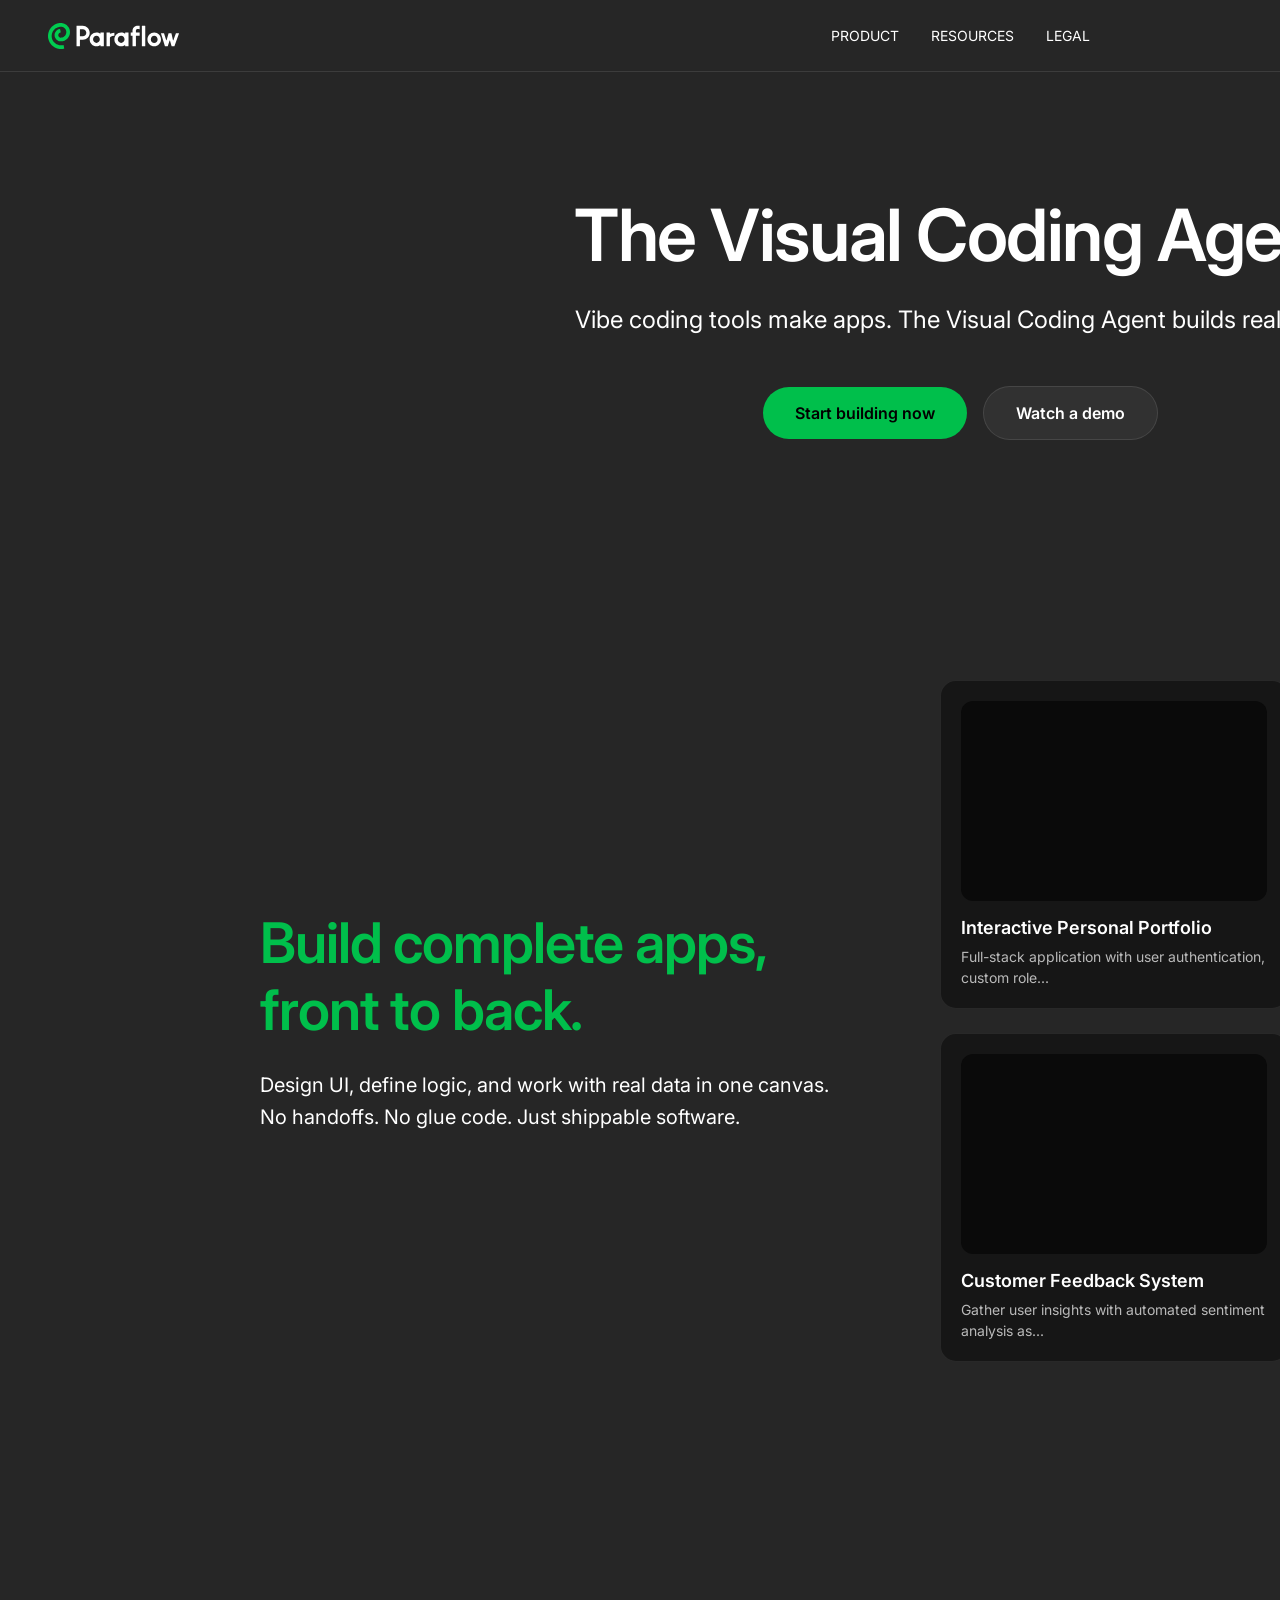
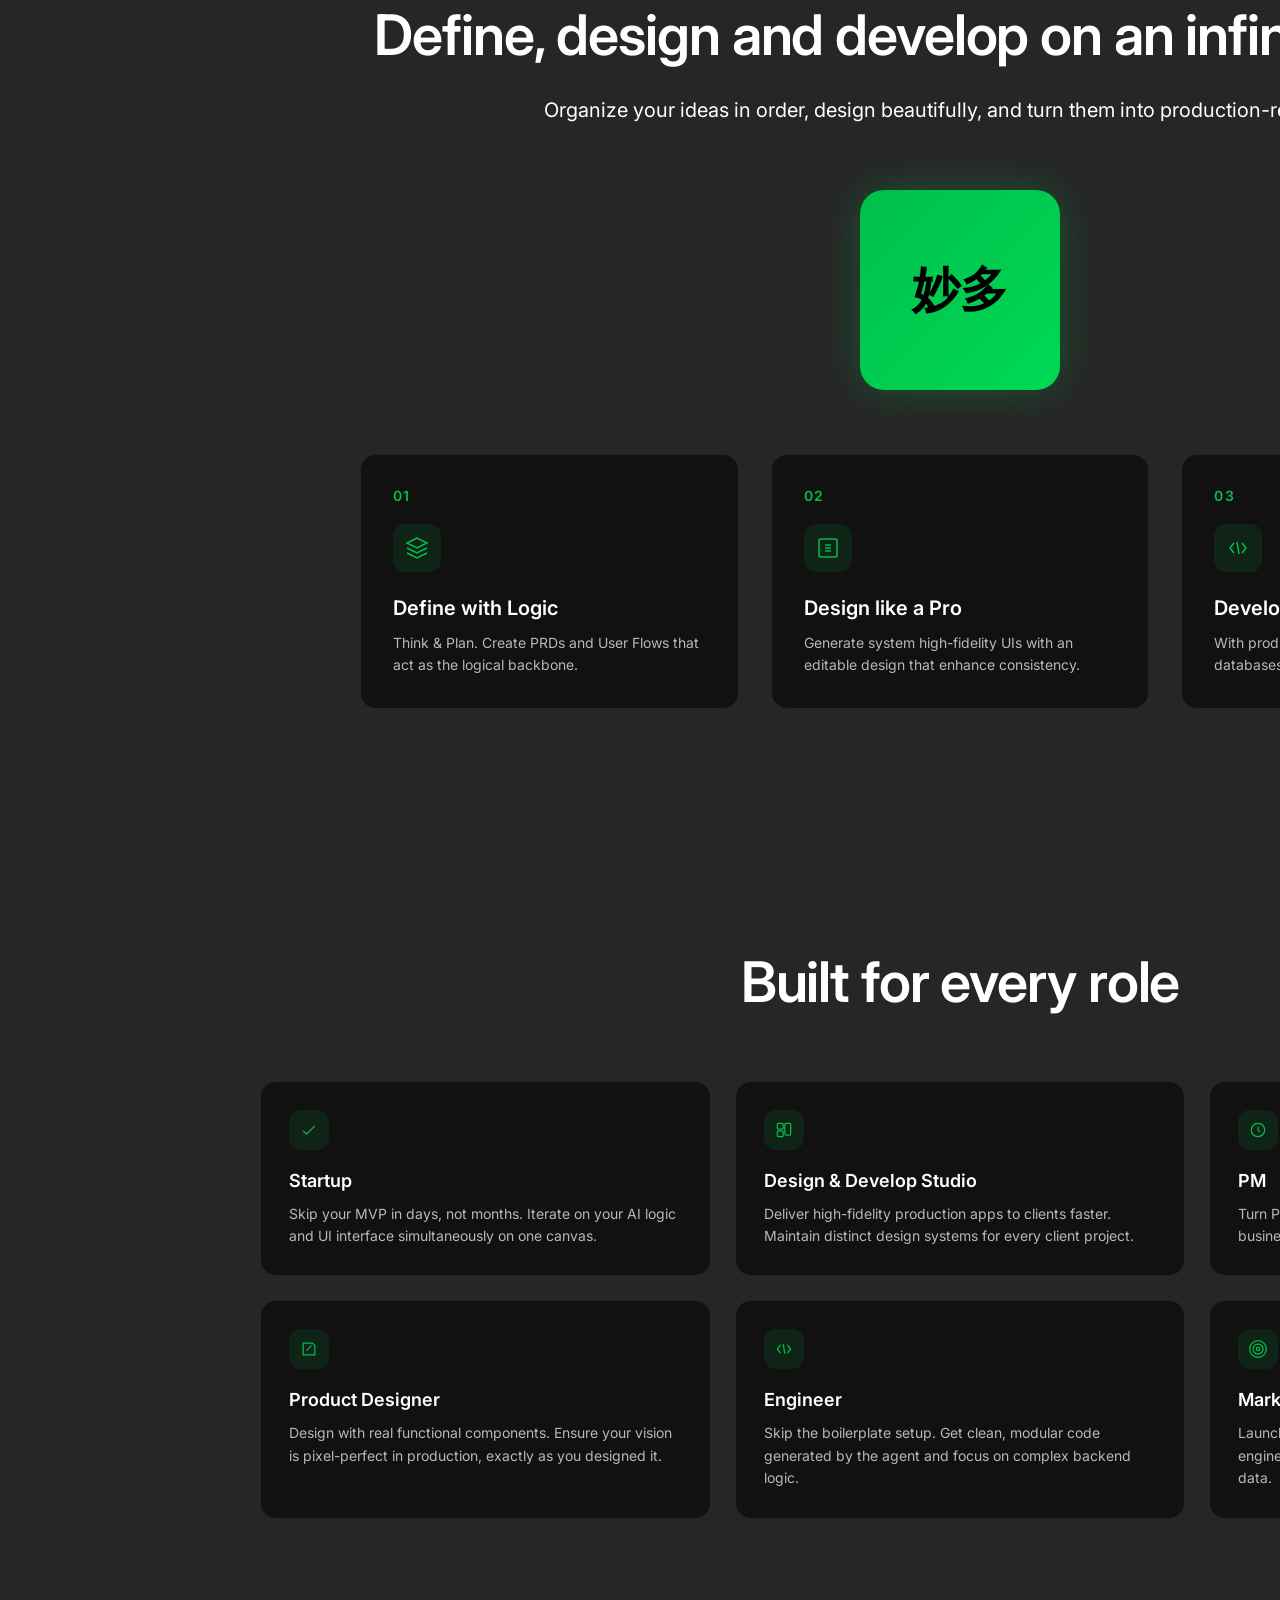
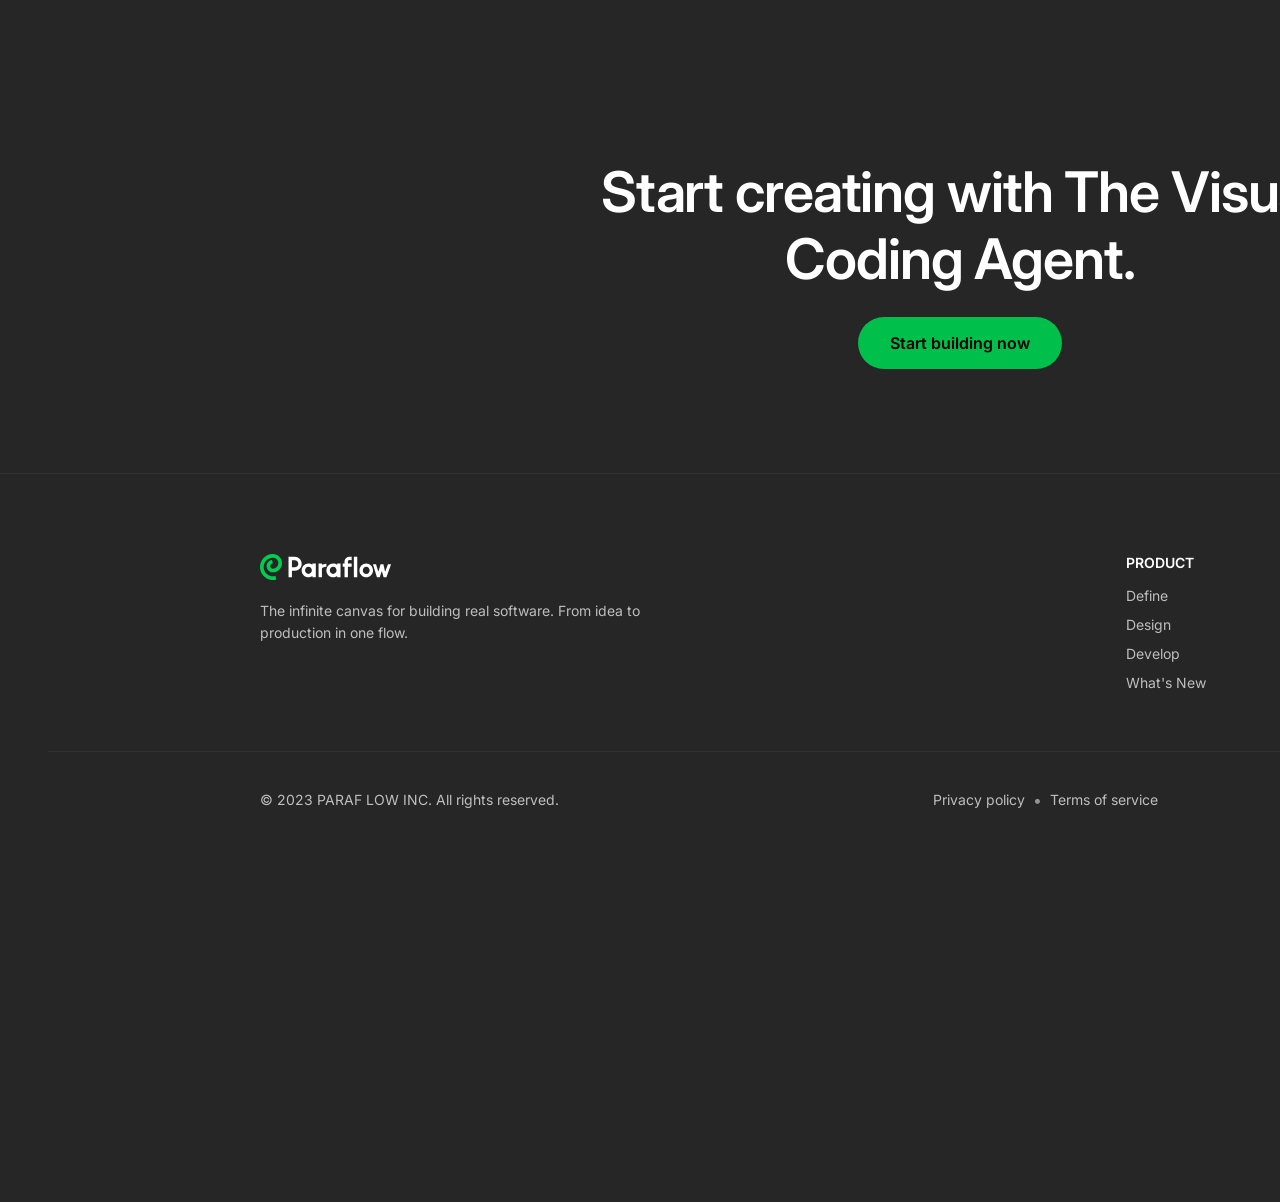
<file: design-replica.html>
<!DOCTYPE html>
<html lang="en">
<head>
    <meta charset="UTF-8">
    <meta name="viewport" content="width=device-width, initial-scale=1.0">
    <title>Paraflow - The Visual Coding Agent</title>
    <link rel="preconnect" href="https://fonts.googleapis.com">
    <link rel="preconnect" href="https://fonts.gstatic.com" crossorigin>
    <link href="https://fonts.googleapis.com/css2?family=Inter:wght@400;500;600;700&display=swap" rel="stylesheet">
    <style>
        * {
            margin: 0;
            padding: 0;
            box-sizing: border-box;
        }

        body {
            font-family: 'Inter', system-ui, -apple-system, BlinkMacSystemFont, 'SF Pro Text', 'Helvetica Neue', Arial, sans-serif;
            background-color: #262626;
            color: #FFFFFF;
            width: 1920px;
            height: 4402px;
            margin: 0 auto;
            overflow-x: hidden;
            position: relative;
        }

        /* Header */
        header {
            width: 100%;
            height: 72px;
            display: flex;
            align-items: center;
            justify-content: space-between;
            padding: 0 48px;
            border-bottom: 1px solid rgba(255, 255, 255, 0.1);
            background-color: #262626;
        }

        .header-logo {
            height: 26px;
            width: auto;
        }

        .header-nav {
            display: flex;
            align-items: center;
            gap: 32px;
            position: absolute;
            left: 50%;
            transform: translateX(-50%);
        }

        .header-nav a {
            color: #FFFFFF;
            text-decoration: none;
            font-size: 14px;
            font-weight: 400;
            display: flex;
            align-items: center;
            gap: 4px;
            white-space: nowrap;
        }

        .header-nav a:hover {
            opacity: 0.8;
        }

        .header-actions {
            display: flex;
            align-items: center;
            gap: 16px;
        }

        .header-actions a {
            color: #FFFFFF;
            text-decoration: none;
            font-size: 14px;
            font-weight: 500;
        }

        .header-actions .btn-login {
            padding: 10px 18px;
            border-radius: 999px;
            border: 1px solid rgba(255, 255, 255, 0.1);
            background: rgba(255, 255, 255, 0.05);
            white-space: nowrap;
        }

        .header-actions .btn-login:hover {
            background: rgba(255, 255, 255, 0.1);
        }

        /* Hero Section */
        .hero-section {
            width: 100%;
            padding: 120px 48px;
            text-align: center;
        }

        .hero-title {
            font-size: 72px;
            font-weight: 600;
            color: #FFFFFF;
            margin-bottom: 24px;
            letter-spacing: -0.02em;
            line-height: 1.2;
        }

        .hero-subtitle {
            font-size: 24px;
            font-weight: 400;
            color: #FFFFFF;
            margin-bottom: 48px;
            line-height: 1.5;
        }

        .hero-cta {
            display: flex;
            align-items: center;
            justify-content: center;
            gap: 16px;
        }

        .btn-primary {
            background: #00BF4B;
            color: #000000;
            padding: 16px 32px;
            border-radius: 999px;
            font-size: 16px;
            font-weight: 600;
            text-decoration: none;
            border: none;
            cursor: pointer;
            transition: all 0.2s ease;
        }

        .btn-primary:hover {
            background: #00d955;
            transform: translateY(-1px);
        }

        .btn-secondary {
            background: rgba(255, 255, 255, 0.05);
            color: #FFFFFF;
            padding: 16px 32px;
            border-radius: 999px;
            font-size: 16px;
            font-weight: 600;
            text-decoration: none;
            border: 1px solid rgba(255, 255, 255, 0.1);
            cursor: pointer;
            transition: all 0.2s ease;
        }

        .btn-secondary:hover {
            background: rgba(255, 255, 255, 0.1);
            border-color: rgba(255, 255, 255, 0.2);
        }

        /* Features Section */
        .features-section {
            width: 100%;
            padding: 120px 48px;
        }

        .features-container {
            max-width: 1400px;
            margin: 0 auto;
            display: grid;
            grid-template-columns: 1fr 1.2fr;
            gap: 80px;
            align-items: center;
        }

        .features-content h2 {
            font-size: 56px;
            font-weight: 600;
            color: #00BF4B;
            margin-bottom: 24px;
            letter-spacing: -0.02em;
            line-height: 1.2;
        }

        .features-content p {
            font-size: 20px;
            font-weight: 400;
            color: #FFFFFF;
            line-height: 1.6;
        }

        .features-cards {
            display: grid;
            grid-template-columns: repeat(2, 1fr);
            gap: 24px;
        }

        .feature-card {
            background: rgba(13, 13, 13, 0.6);
            border: 1px solid rgba(255, 255, 255, 0.08);
            border-radius: 16px;
            padding: 20px;
        }

        .feature-card-preview {
            width: 100%;
            height: 200px;
            background: #0a0a0a;
            border-radius: 12px;
            margin-bottom: 16px;
        }

        .feature-card h3 {
            font-size: 18px;
            font-weight: 600;
            color: #FFFFFF;
            margin-bottom: 8px;
        }

        .feature-card p {
            font-size: 14px;
            font-weight: 400;
            color: rgba(255, 255, 255, 0.7);
            line-height: 1.5;
        }

        /* Canvas Section */
        .canvas-section {
            width: 100%;
            padding: 120px 48px;
            text-align: center;
        }

        .canvas-container {
            max-width: 1400px;
            margin: 0 auto;
        }

        .canvas-section h2 {
            font-size: 56px;
            font-weight: 600;
            color: #FFFFFF;
            margin-bottom: 24px;
            letter-spacing: -0.02em;
            line-height: 1.2;
        }

        .canvas-section p {
            font-size: 20px;
            font-weight: 400;
            color: #FFFFFF;
            margin-bottom: 64px;
            line-height: 1.6;
        }

        .canvas-logo {
            width: 200px;
            height: 200px;
            margin: 0 auto 64px;
            background: linear-gradient(135deg, #00BF4B 0%, #00d955 100%);
            border-radius: 24px;
            display: flex;
            align-items: center;
            justify-content: center;
            font-size: 48px;
            font-weight: 700;
            color: #000000;
            box-shadow: 0 0 40px rgba(0, 191, 75, 0.3);
        }

        .canvas-steps {
            display: grid;
            grid-template-columns: repeat(3, 1fr);
            gap: 32px;
            max-width: 1200px;
            margin: 0 auto;
        }

        .canvas-step {
            background: rgba(13, 13, 13, 0.8);
            border: 1px solid rgba(255, 255, 255, 0.08);
            border-radius: 16px;
            padding: 32px;
            text-align: left;
        }

        .canvas-step-number {
            font-size: 14px;
            font-weight: 600;
            color: #00BF4B;
            margin-bottom: 20px;
            letter-spacing: 0.1em;
        }

        .canvas-step-icon {
            width: 48px;
            height: 48px;
            background: rgba(0, 191, 75, 0.1);
            border-radius: 12px;
            display: flex;
            align-items: center;
            justify-content: center;
            margin-bottom: 24px;
            color: #00BF4B;
        }

        .canvas-step h3 {
            font-size: 20px;
            font-weight: 600;
            color: #FFFFFF;
            margin-bottom: 12px;
        }

        .canvas-step p {
            font-size: 14px;
            font-weight: 400;
            color: rgba(255, 255, 255, 0.7);
            line-height: 1.6;
            margin: 0;
        }

        /* Roles Section */
        .roles-section {
            width: 100%;
            padding: 120px 48px;
        }

        .roles-container {
            max-width: 1400px;
            margin: 0 auto;
        }

        .roles-section h2 {
            font-size: 56px;
            font-weight: 600;
            color: #FFFFFF;
            text-align: center;
            margin-bottom: 64px;
            letter-spacing: -0.02em;
            line-height: 1.2;
        }

        .roles-grid {
            display: grid;
            grid-template-columns: repeat(3, 1fr);
            gap: 24px;
        }

        .role-card {
            background: rgba(13, 13, 13, 0.8);
            border: 1px solid rgba(255, 255, 255, 0.08);
            border-radius: 16px;
            padding: 28px;
        }

        .role-card-icon {
            width: 40px;
            height: 40px;
            background: rgba(0, 191, 75, 0.1);
            border-radius: 12px;
            display: flex;
            align-items: center;
            justify-content: center;
            margin-bottom: 20px;
            color: #00BF4B;
        }

        .role-card h3 {
            font-size: 18px;
            font-weight: 600;
            color: #FFFFFF;
            margin-bottom: 12px;
        }

        .role-card p {
            font-size: 14px;
            font-weight: 400;
            color: rgba(255, 255, 255, 0.7);
            line-height: 1.6;
            margin: 0;
        }

        /* CTA Section */
        .cta-section {
            width: 100%;
            padding: 120px 48px;
            text-align: center;
        }

        .cta-container {
            max-width: 800px;
            margin: 0 auto;
        }

        .cta-section h2 {
            font-size: 56px;
            font-weight: 600;
            color: #FFFFFF;
            margin-bottom: 40px;
            letter-spacing: -0.02em;
            line-height: 1.2;
        }

        /* Footer */
        footer {
            width: 100%;
            padding: 80px 48px 40px;
            border-top: 1px solid rgba(255, 255, 255, 0.05);
        }

        .footer-container {
            max-width: 1400px;
            margin: 0 auto;
            display: grid;
            grid-template-columns: 1.5fr 1fr;
            gap: 64px;
            margin-bottom: 48px;
        }

        .footer-brand {
            max-width: 400px;
        }

        .footer-brand .footer-logo {
            height: 26px;
            width: auto;
            margin-bottom: 16px;
        }

        .footer-tagline {
            font-size: 14px;
            font-weight: 400;
            color: rgba(255, 255, 255, 0.7);
            line-height: 1.6;
        }

        .footer-links {
            display: grid;
            grid-template-columns: repeat(3, 1fr);
            gap: 32px;
        }

        .footer-column h4 {
            font-size: 14px;
            font-weight: 600;
            color: #FFFFFF;
            margin-bottom: 16px;
        }

        .footer-column a {
            display: block;
            font-size: 14px;
            font-weight: 400;
            color: rgba(255, 255, 255, 0.7);
            text-decoration: none;
            margin-bottom: 12px;
        }

        .footer-column a:hover {
            color: #FFFFFF;
        }

        .footer-bottom {
            border-top: 1px solid rgba(255, 255, 255, 0.05);
            padding-top: 32px;
        }

        .footer-bottom-inner {
            max-width: 1400px;
            margin: 0 auto;
            display: flex;
            align-items: center;
            justify-content: space-between;
        }

        .footer-copyright {
            font-size: 14px;
            font-weight: 400;
            color: rgba(255, 255, 255, 0.7);
        }

        .footer-legal {
            display: flex;
            align-items: center;
            gap: 8px;
        }

        .footer-legal span {
            color: rgba(255, 255, 255, 0.5);
        }

        .footer-legal a {
            font-size: 14px;
            font-weight: 400;
            color: rgba(255, 255, 255, 0.7);
            text-decoration: none;
        }

        .footer-legal a:hover {
            color: #FFFFFF;
        }

        .footer-social {
            display: flex;
            align-items: center;
            gap: 16px;
        }

        .footer-social a {
            width: 32px;
            height: 32px;
            display: flex;
            align-items: center;
            justify-content: center;
            color: rgba(255, 255, 255, 0.7);
            text-decoration: none;
        }

        .footer-social a:hover {
            color: #FFFFFF;
        }
    </style>
</head>
<body>
    <!-- Header -->
    <header>
        <img src="logo.svg" alt="Paraflow" class="header-logo">
        <nav class="header-nav">
            <a href="#">PRODUCT</a>
            <a href="#">RESOURCES</a>
            <a href="#">LEGAL</a>
        </nav>
        <div class="header-actions">
            <a href="#" class="btn-login">Login</a>
        </div>
    </header>

    <!-- Hero Section -->
    <section class="hero-section">
        <h1 class="hero-title">The Visual Coding Agent</h1>
        <p class="hero-subtitle">Vibe coding tools make apps. The Visual Coding Agent builds real apps.</p>
        <div class="hero-cta">
            <a href="#" class="btn-primary">Start building now</a>
            <a href="#" class="btn-secondary">Watch a demo</a>
        </div>
    </section>

    <!-- Features Section -->
    <section class="features-section">
        <div class="features-container">
            <div class="features-content">
                <h2>Build complete apps, front to back.</h2>
                <p>Design UI, define logic, and work with real data in one canvas. No handoffs. No glue code. Just shippable software.</p>
            </div>
            <div class="features-cards">
                <div class="feature-card">
                    <div class="feature-card-preview"></div>
                    <h3>Interactive Personal Portfolio</h3>
                    <p>Full-stack application with user authentication, custom role...</p>
                </div>
                <div class="feature-card">
                    <div class="feature-card-preview"></div>
                    <h3>Sales Lead Tracker & CRM</h3>
                    <p>Manage your sales pipeline with automated lead scoring &...</p>
                </div>
                <div class="feature-card">
                    <div class="feature-card-preview"></div>
                    <h3>Customer Feedback System</h3>
                    <p>Gather user insights with automated sentiment analysis as...</p>
                </div>
                <div class="feature-card">
                    <div class="feature-card-preview"></div>
                    <h3>Restaurant Order System</h3>
                    <p>Dual-interface system for customer and kitchen staff wit...</p>
                </div>
            </div>
        </div>
    </section>

    <!-- Canvas Section -->
    <section class="canvas-section">
        <div class="canvas-container">
            <h2>Define, design and develop on an infinite canvas.</h2>
            <p>Organize your ideas in order, design beautifully, and turn them into production-ready apps.</p>
            <div class="canvas-logo">妙多</div>
            <div class="canvas-steps">
                <div class="canvas-step">
                    <div class="canvas-step-number">01</div>
                    <div class="canvas-step-icon">
                        <svg width="24" height="24" viewBox="0 0 24 24" fill="none" stroke="currentColor" stroke-width="1.5">
                            <path d="M12 2L2 7l10 5 10-5-10-5z"/>
                            <path d="M2 17l10 5 10-5M2 12l10 5 10-5"/>
                        </svg>
                    </div>
                    <h3>Define with Logic</h3>
                    <p>Think & Plan. Create PRDs and User Flows that act as the logical backbone.</p>
                </div>
                <div class="canvas-step">
                    <div class="canvas-step-number">02</div>
                    <div class="canvas-step-icon">
                        <svg width="24" height="24" viewBox="0 0 24 24" fill="none" stroke="currentColor" stroke-width="1.5">
                            <rect x="3" y="3" width="18" height="18" rx="2"/>
                            <path d="M9 9h6M9 15h6M9 12h6"/>
                        </svg>
                    </div>
                    <h3>Design like a Pro</h3>
                    <p>Generate system high-fidelity UIs with an editable design that enhance consistency.</p>
                </div>
                <div class="canvas-step">
                    <div class="canvas-step-number">03</div>
                    <div class="canvas-step-icon">
                        <svg width="24" height="24" viewBox="0 0 24 24" fill="none" stroke="currentColor" stroke-width="1.5">
                            <path d="M8 7l-4 5 4 5M16 7l4 5-4 5M11 6l2 12"/>
                        </svg>
                    </div>
                    <h3>Develop to Real</h3>
                    <p>With production-ready data apps instantly, databases and APIs, ship your...</p>
                </div>
            </div>
        </div>
    </section>

    <!-- Roles Section -->
    <section class="roles-section">
        <div class="roles-container">
            <h2>Built for every role</h2>
            <div class="roles-grid">
                <div class="role-card">
                    <div class="role-card-icon">
                        <svg width="20" height="20" viewBox="0 0 24 24" fill="none" stroke="currentColor" stroke-width="1.5">
                            <path d="M5 13l4 4L19 7"/>
                        </svg>
                    </div>
                    <h3>Startup</h3>
                    <p>Skip your MVP in days, not months. Iterate on your AI logic and UI interface simultaneously on one canvas.</p>
                </div>
                <div class="role-card">
                    <div class="role-card-icon">
                        <svg width="20" height="20" viewBox="0 0 24 24" fill="none" stroke="currentColor" stroke-width="1.5">
                            <rect x="4" y="4" width="7" height="7" rx="1.5"/>
                            <rect x="13" y="4" width="7" height="14" rx="1.5"/>
                            <rect x="4" y="13" width="7" height="7" rx="1.5"/>
                        </svg>
                    </div>
                    <h3>Design & Develop Studio</h3>
                    <p>Deliver high-fidelity production apps to clients faster. Maintain distinct design systems for every client project.</p>
                </div>
                <div class="role-card">
                    <div class="role-card-icon">
                        <svg width="20" height="20" viewBox="0 0 24 24" fill="none" stroke="currentColor" stroke-width="1.5">
                            <circle cx="12" cy="12" r="8"/>
                            <path d="M12 8v4l2.5 2.5"/>
                        </svg>
                    </div>
                    <h3>PM</h3>
                    <p>Turn PRDs into live, testable apps. Verify user flows and business logic without waiting for engineering cycles.</p>
                </div>
                <div class="role-card">
                    <div class="role-card-icon">
                        <svg width="20" height="20" viewBox="0 0 24 24" fill="none" stroke="currentColor" stroke-width="1.5">
                            <path d="M5 5h11l3 3v11H5z"/>
                            <path d="M9 14l6-6"/>
                        </svg>
                    </div>
                    <h3>Product Designer</h3>
                    <p>Design with real functional components. Ensure your vision is pixel-perfect in production, exactly as you designed it.</p>
                </div>
                <div class="role-card">
                    <div class="role-card-icon">
                        <svg width="20" height="20" viewBox="0 0 24 24" fill="none" stroke="currentColor" stroke-width="1.5">
                            <path d="M8 7l-4 5 4 5M16 7l4 5-4 5M11 6l2 12"/>
                        </svg>
                    </div>
                    <h3>Engineer</h3>
                    <p>Skip the boilerplate setup. Get clean, modular code generated by the agent and focus on complex backend logic.</p>
                </div>
                <div class="role-card">
                    <div class="role-card-icon">
                        <svg width="20" height="20" viewBox="0 0 24 24" fill="none" stroke="currentColor" stroke-width="1.5">
                            <circle cx="12" cy="12" r="10"/>
                            <circle cx="12" cy="12" r="6"/>
                            <circle cx="12" cy="12" r="2"/>
                        </svg>
                    </div>
                    <h3>Marketing & Operation</h3>
                    <p>Launch campaign tools and landing pages without blocking engineering. Own your marketing stack from design to data.</p>
                </div>
            </div>
        </div>
    </section>

    <!-- CTA Section -->
    <section class="cta-section">
        <div class="cta-container">
            <h2>Start creating with The Visual Coding Agent.</h2>
            <a href="#" class="btn-primary">Start building now</a>
        </div>
    </section>

    <!-- Footer -->
    <footer>
        <div class="footer-container">
            <div class="footer-brand">
                <img src="logo.svg" alt="Paraflow" class="footer-logo">
                <p class="footer-tagline">The infinite canvas for building real software. From idea to production in one flow.</p>
            </div>
            <div class="footer-links">
                <div class="footer-column">
                    <h4>PRODUCT</h4>
                    <a href="#">Define</a>
                    <a href="#">Design</a>
                    <a href="#">Develop</a>
                    <a href="#">What's New</a>
                </div>
                <div class="footer-column">
                    <h4>RESOURCES</h4>
                    <a href="#">Blog</a>
                    <a href="#">Tutorials</a>
                    <a href="#">Contact</a>
                </div>
                <div class="footer-column">
                    <h4>LEGAL</h4>
                    <a href="#">Privacy</a>
                    <a href="#">Terms</a>
                </div>
            </div>
        </div>
        <div class="footer-bottom">
            <div class="footer-bottom-inner">
                <p class="footer-copyright">© 2023 PARAF LOW INC. All rights reserved.</p>
                <div class="footer-legal">
                    <a href="#">Privacy policy</a>
                    <span>•</span>
                    <a href="#">Terms of service</a>
                </div>
                <div class="footer-social">
                    <a href="#" aria-label="Twitter">
                        <svg width="20" height="20" viewBox="0 0 24 24" fill="currentColor">
                            <path d="M18.244 2.25h3.308l-7.227 8.26 8.502 11.24H16.17l-5.214-6.817L4.99 21.75H1.68l7.73-8.835L1.254 2.25H8.08l4.713 6.231zm-1.161 17.52h1.833L7.084 4.126H5.117z"/>
                        </svg>
                    </a>
                    <a href="#" aria-label="YouTube">
                        <svg width="20" height="20" viewBox="0 0 24 24" fill="currentColor">
                            <path d="M23.498 6.186a3.016 3.016 0 0 0-2.122-2.136C19.505 3.545 12 3.545 12 3.545s-7.505 0-9.377.505A3.017 3.017 0 0 0 .502 6.186C0 8.07 0 12 0 12s0 3.93.502 5.814a3.016 3.016 0 0 0 2.122 2.136c1.871.505 9.376.505 9.376.505s7.505 0 9.377-.505a3.015 3.015 0 0 0 2.122-2.136C24 15.93 24 12 24 12s0-3.93-.502-5.814zM9.545 15.568V8.432L15.818 12l-6.273 3.568z"/>
                        </svg>
                    </a>
                    <a href="#" aria-label="GitHub">
                        <svg width="20" height="20" viewBox="0 0 24 24" fill="currentColor">
                            <path d="M12 0c-6.626 0-12 5.373-12 12 0 5.302 3.438 9.8 8.207 11.387.599.111.793-.261.793-.577v-2.234c-3.338.726-4.033-1.416-4.033-1.416-.546-1.387-1.333-1.756-1.333-1.756-1.089-.745.083-.729.083-.729 1.205.084 1.839 1.237 1.839 1.237 1.07 1.834 2.807 1.304 3.492.997.107-.775.418-1.305.762-1.604-2.665-.305-5.467-1.334-5.467-5.931 0-1.311.469-2.381 1.236-3.221-.124-.303-.535-1.524.117-3.176 0 0 1.008-.322 3.301 1.23.957-.266 1.983-.399 3.003-.404 1.02.005 2.047.138 3.006.404 2.291-1.552 3.297-1.23 3.297-1.23.653 1.653.242 2.874.118 3.176.77.84 1.235 1.911 1.235 3.221 0 4.609-2.807 5.624-5.479 5.921.43.372.823 1.102.823 2.222v3.293c0 .319.192.694.801.576 4.765-1.589 8.199-6.086 8.199-11.386 0-6.627-5.373-12-12-12z"/>
                        </svg>
                    </a>
                </div>
            </div>
        </div>
    </footer>
</body>
</html>
</file>
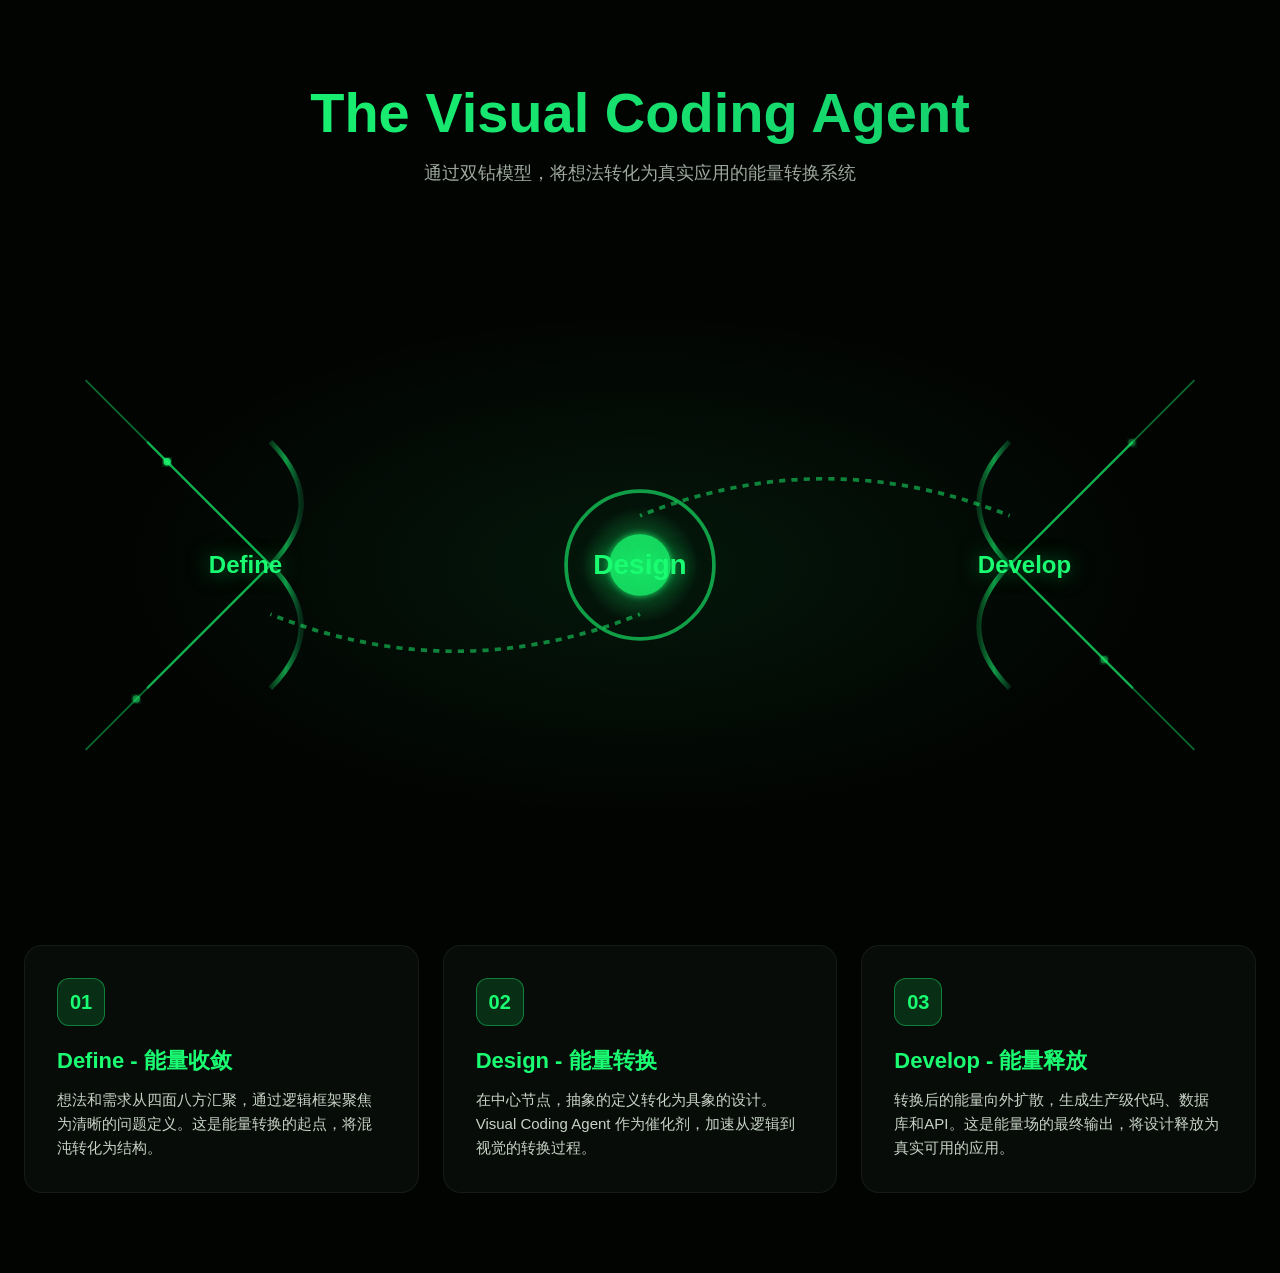
<file: double-diamond-demo.html>
<!DOCTYPE html>
<html lang="zh-CN">
<head>
  <meta charset="UTF-8">
  <meta name="viewport" content="width=device-width, initial-scale=1.0">
  <title>双钻模型 - The Visual Coding Agent</title>
  <style>
    * {
      margin: 0;
      padding: 0;
      box-sizing: border-box;
    }

    body {
      font-family: 'Inter', -apple-system, BlinkMacSystemFont, 'Segoe UI', sans-serif;
      background: #020402;
      color: #f5f5f5;
      overflow-x: hidden;
      min-height: 100vh;
    }

    .container {
      max-width: 1400px;
      margin: 0 auto;
      padding: 80px 24px;
    }

    .header {
      text-align: center;
      margin-bottom: 80px;
    }

    .header h1 {
      font-size: clamp(32px, 5vw, 56px);
      font-weight: 700;
      margin-bottom: 16px;
      background: linear-gradient(135deg, #1afc71, #13c46b);
      -webkit-background-clip: text;
      -webkit-text-fill-color: transparent;
      background-clip: text;
    }

    .header p {
      font-size: 18px;
      color: #9fa9a0;
      max-width: 600px;
      margin: 0 auto;
    }

    /* 双钻模型容器 */
    .diamond-container {
      position: relative;
      width: 100%;
      height: 600px;
      margin: 60px 0;
      display: flex;
      align-items: center;
      justify-content: center;
    }

    /* 画布背景 */
    .canvas-bg {
      position: absolute;
      inset: 0;
      background: radial-gradient(60% 60% at 50% 50%, rgba(26, 252, 113, 0.08), transparent 70%);
      border-radius: 24px;
    }

    /* SVG 容器 */
    .diamond-svg {
      position: relative;
      width: 100%;
      height: 100%;
      z-index: 1;
    }

    /* 阶段标签 */
    .stage-label {
      position: absolute;
      font-size: 24px;
      font-weight: 600;
      color: #1afc71;
      text-shadow: 0 0 20px rgba(26, 252, 113, 0.5);
      z-index: 10;
      pointer-events: none;
    }

    .stage-define {
      left: 15%;
      top: 50%;
      transform: translateY(-50%);
    }

    .stage-design {
      left: 50%;
      top: 50%;
      transform: translate(-50%, -50%);
      font-size: 28px;
    }

    .stage-develop {
      right: 15%;
      top: 50%;
      transform: translateY(-50%);
    }

    /* 能量粒子动画 */
    @keyframes converge {
      0% {
        opacity: 0;
        transform: translate(var(--start-x), var(--start-y)) scale(0);
      }
      50% {
        opacity: 1;
      }
      100% {
        opacity: 0;
        transform: translate(0, 0) scale(1);
      }
    }

    @keyframes transform {
      0%, 100% {
        transform: scale(1);
        opacity: 0.8;
      }
      50% {
        transform: scale(1.2);
        opacity: 1;
      }
    }

    @keyframes diverge {
      0% {
        opacity: 1;
        transform: translate(0, 0) scale(1);
      }
      50% {
        opacity: 0.8;
      }
      100% {
        opacity: 0;
        transform: translate(var(--end-x), var(--end-y)) scale(0);
      }
    }

    @keyframes feedback-up {
      0% {
        stroke-dashoffset: 100;
        opacity: 0;
      }
      50% {
        opacity: 1;
      }
      100% {
        stroke-dashoffset: 0;
        opacity: 0.6;
      }
    }

    @keyframes feedback-down {
      0% {
        stroke-dashoffset: 100;
        opacity: 0;
      }
      50% {
        opacity: 1;
      }
      100% {
        stroke-dashoffset: 0;
        opacity: 0.6;
      }
    }

    /* 说明卡片 */
    .info-cards {
      display: grid;
      grid-template-columns: repeat(3, 1fr);
      gap: 24px;
      margin-top: 80px;
    }

    .info-card {
      padding: 32px;
      background: rgba(12, 16, 12, 0.7);
      border: 1px solid rgba(255, 255, 255, 0.06);
      border-radius: 18px;
      transition: all 0.3s ease;
    }

    .info-card:hover {
      border-color: rgba(26, 252, 113, 0.3);
      transform: translateY(-4px);
      box-shadow: 0 20px 40px rgba(0, 0, 0, 0.5);
    }

    .info-card__number {
      display: inline-flex;
      align-items: center;
      justify-content: center;
      width: 48px;
      height: 48px;
      border-radius: 12px;
      background: rgba(26, 252, 113, 0.14);
      border: 1px solid rgba(26, 252, 113, 0.4);
      color: #1afc71;
      font-weight: 700;
      font-size: 20px;
      margin-bottom: 20px;
    }

    .info-card h3 {
      font-size: 22px;
      margin-bottom: 12px;
      color: #1afc71;
    }

    .info-card p {
      color: #c7d3c7;
      line-height: 1.6;
      font-size: 15px;
    }

    /* 响应式 */
    @media (max-width: 1024px) {
      .diamond-container {
        height: 500px;
      }

      .info-cards {
        grid-template-columns: 1fr;
      }
    }

    @media (max-width: 768px) {
      .diamond-container {
        height: 400px;
      }

      .stage-label {
        font-size: 18px;
      }

      .stage-design {
        font-size: 22px;
      }
    }
  </style>
</head>
<body>
  <div class="container">
    <div class="header">
      <h1>The Visual Coding Agent</h1>
      <p>通过双钻模型，将想法转化为真实应用的能量转换系统</p>
    </div>

    <div class="diamond-container">
      <div class="canvas-bg"></div>
      
      <svg class="diamond-svg" viewBox="0 0 1000 400" preserveAspectRatio="xMidYMid meet">
        <defs>
          <!-- 能量流渐变 -->
          <linearGradient id="energyGradient" x1="0%" y1="0%" x2="100%" y2="0%">
            <stop offset="0%" style="stop-color:#1afc71;stop-opacity:0.3" />
            <stop offset="50%" style="stop-color:#1afc71;stop-opacity:1" />
            <stop offset="100%" style="stop-color:#13c46b;stop-opacity:0.3" />
          </linearGradient>

          <!-- 粒子发光效果 -->
          <filter id="glow">
            <feGaussianBlur stdDeviation="3" result="coloredBlur"/>
            <feMerge>
              <feMergeNode in="coloredBlur"/>
              <feMergeNode in="SourceGraphic"/>
            </feMerge>
          </filter>

          <!-- 能量脉冲 -->
          <radialGradient id="pulseGradient">
            <stop offset="0%" style="stop-color:#1afc71;stop-opacity:0.8" />
            <stop offset="100%" style="stop-color:#1afc71;stop-opacity:0" />
          </radialGradient>
        </defs>

        <!-- 左侧收敛（Define阶段） -->
        <g id="converge-group">
          <!-- 汇聚线 -->
          <line x1="50" y1="50" x2="200" y2="200" stroke="#1afc71" stroke-width="1.5" opacity="0.4" />
          <line x1="50" y1="350" x2="200" y2="200" stroke="#1afc71" stroke-width="1.5" opacity="0.4" />
          <line x1="100" y1="100" x2="200" y2="200" stroke="#1afc71" stroke-width="2" opacity="0.5" />
          <line x1="100" y1="300" x2="200" y2="200" stroke="#1afc71" stroke-width="2" opacity="0.5" />
          
          <!-- 主汇聚弧线 -->
          <path d="M 200 100 Q 250 150 200 200" fill="none" stroke="url(#energyGradient)" stroke-width="4" opacity="0.6" />
          <path d="M 200 300 Q 250 250 200 200" fill="none" stroke="url(#energyGradient)" stroke-width="4" opacity="0.6" />
        </g>

        <!-- 中心转换节点（Design阶段） -->
        <g id="transform-group">
          <circle cx="500" cy="200" r="60" fill="none" stroke="#1afc71" stroke-width="3" opacity="0.6" />
          <circle cx="500" cy="200" r="40" fill="url(#pulseGradient)" opacity="0.4">
            <animate attributeName="r" values="40;50;40" dur="2s" repeatCount="indefinite" />
            <animate attributeName="opacity" values="0.4;0.7;0.4" dur="2s" repeatCount="indefinite" />
          </circle>
          <circle cx="500" cy="200" r="25" fill="#1afc71" opacity="0.8" filter="url(#glow)" />
        </g>

        <!-- 右侧发散（Develop阶段） -->
        <g id="diverge-group">
          <!-- 主发散弧线 -->
          <path d="M 800 200 Q 750 150 800 100" fill="none" stroke="url(#energyGradient)" stroke-width="4" opacity="0.6" />
          <path d="M 800 200 Q 750 250 800 300" fill="none" stroke="url(#energyGradient)" stroke-width="4" opacity="0.6" />
          
          <!-- 发散线 -->
          <line x1="800" y1="200" x2="900" y2="100" stroke="#1afc71" stroke-width="2" opacity="0.5" />
          <line x1="800" y1="200" x2="900" y2="300" stroke="#1afc71" stroke-width="2" opacity="0.5" />
          <line x1="800" y1="200" x2="950" y2="50" stroke="#1afc71" stroke-width="1.5" opacity="0.4" />
          <line x1="800" y1="200" x2="950" y2="350" stroke="#1afc71" stroke-width="1.5" opacity="0.4" />
        </g>

        <!-- 主能量流（Define → Design → Develop） -->
        <line x1="200" y1="200" x2="500" y2="200" stroke="#1afc71" stroke-width="5" opacity="0.8" filter="url(#glow)" />
        <line x1="500" y1="200" x2="800" y2="200" stroke="#1afc71" stroke-width="5" opacity="0.8" filter="url(#glow)" />

        <!-- 反馈回路1：Design → Develop（向上） -->
        <path d="M 500 160 Q 650 100 800 160" fill="none" stroke="#1afc71" stroke-width="3" opacity="0.5" stroke-dasharray="5,5">
          <animate attributeName="stroke-dashoffset" values="0;20" dur="2s" repeatCount="indefinite" />
        </path>

        <!-- 反馈回路2：Design → Define（向下） -->
        <path d="M 500 240 Q 350 300 200 240" fill="none" stroke="#1afc71" stroke-width="3" opacity="0.5" stroke-dasharray="5,5">
          <animate attributeName="stroke-dashoffset" values="0;20" dur="2s" repeatCount="indefinite" />
        </path>

        <!-- 能量粒子（Define阶段汇聚） -->
        <circle class="particle" cx="50" cy="50" r="3" fill="#1afc71" filter="url(#glow)">
          <animate attributeName="cx" values="50;200" dur="3s" repeatCount="indefinite" />
          <animate attributeName="cy" values="50;200" dur="3s" repeatCount="indefinite" />
          <animate attributeName="opacity" values="0;1;0" dur="3s" repeatCount="indefinite" />
        </circle>
        <circle class="particle" cx="50" cy="350" r="3" fill="#1afc71" filter="url(#glow)">
          <animate attributeName="cx" values="50;200" dur="3s" repeatCount="indefinite" begin="0.5s" />
          <animate attributeName="cy" values="350;200" dur="3s" repeatCount="indefinite" begin="0.5s" />
          <animate attributeName="opacity" values="0;1;0" dur="3s" repeatCount="indefinite" begin="0.5s" />
        </circle>

        <!-- 能量粒子（Develop阶段发散） -->
        <circle class="particle" cx="800" cy="200" r="3" fill="#1afc71" filter="url(#glow)">
          <animate attributeName="cx" values="800;950" dur="2s" repeatCount="indefinite" />
          <animate attributeName="cy" values="200;50" dur="2s" repeatCount="indefinite" />
          <animate attributeName="opacity" values="1;0" dur="2s" repeatCount="indefinite" />
        </circle>
        <circle class="particle" cx="800" cy="200" r="3" fill="#1afc71" filter="url(#glow)">
          <animate attributeName="cx" values="800;950" dur="2s" repeatCount="indefinite" begin="0.3s" />
          <animate attributeName="cy" values="200;350" dur="2s" repeatCount="indefinite" begin="0.3s" />
          <animate attributeName="opacity" values="1;0" dur="2s" repeatCount="indefinite" begin="0.3s" />
        </circle>
      </svg>

      <!-- 阶段标签 -->
      <div class="stage-label stage-define">Define</div>
      <div class="stage-label stage-design">Design</div>
      <div class="stage-label stage-develop">Develop</div>
    </div>

    <!-- 说明卡片 -->
    <div class="info-cards">
      <div class="info-card">
        <div class="info-card__number">01</div>
        <h3>Define - 能量收敛</h3>
        <p>想法和需求从四面八方汇聚，通过逻辑框架聚焦为清晰的问题定义。这是能量转换的起点，将混沌转化为结构。</p>
      </div>

      <div class="info-card">
        <div class="info-card__number">02</div>
        <h3>Design - 能量转换</h3>
        <p>在中心节点，抽象的定义转化为具象的设计。Visual Coding Agent 作为催化剂，加速从逻辑到视觉的转换过程。</p>
      </div>

      <div class="info-card">
        <div class="info-card__number">03</div>
        <h3>Develop - 能量释放</h3>
        <p>转换后的能量向外扩散，生成生产级代码、数据库和API。这是能量场的最终输出，将设计释放为真实可用的应用。</p>
      </div>
    </div>
  </div>

  <script>
    // 添加交互效果：鼠标移动影响能量场
    const svg = document.querySelector('.diamond-svg');
    const transformGroup = document.getElementById('transform-group');
    
    svg.addEventListener('mousemove', (e) => {
      const rect = svg.getBoundingClientRect();
      const x = ((e.clientX - rect.left) / rect.width) * 1000;
      const y = ((e.clientY - rect.top) / rect.height) * 400;
      
      const centerX = 500;
      const centerY = 200;
      const distance = Math.sqrt(Math.pow(x - centerX, 2) + Math.pow(y - centerY, 2));
      
      if (distance < 150) {
        const intensity = 1 - (distance / 150);
        transformGroup.style.transform = `scale(${1 + intensity * 0.1})`;
        transformGroup.style.opacity = 0.6 + intensity * 0.4;
      } else {
        transformGroup.style.transform = 'scale(1)';
        transformGroup.style.opacity = 0.6;
      }
    });

    // 创建更多动态粒子
    function createParticle(x, y, targetX, targetY, delay = 0) {
      const svg = document.querySelector('.diamond-svg');
      const particle = document.createElementNS('http://www.w3.org/2000/svg', 'circle');
      particle.setAttribute('cx', x);
      particle.setAttribute('cy', y);
      particle.setAttribute('r', '2.5');
      particle.setAttribute('fill', '#1afc71');
      particle.setAttribute('filter', 'url(#glow)');
      particle.setAttribute('opacity', '0');
      
      const animateX = document.createElementNS('http://www.w3.org/2000/svg', 'animate');
      animateX.setAttribute('attributeName', 'cx');
      animateX.setAttribute('values', `${x};${targetX}`);
      animateX.setAttribute('dur', '2.5s');
      animateX.setAttribute('repeatCount', 'indefinite');
      animateX.setAttribute('begin', delay + 's');
      
      const animateY = document.createElementNS('http://www.w3.org/2000/svg', 'animate');
      animateY.setAttribute('attributeName', 'cy');
      animateY.setAttribute('values', `${y};${targetY}`);
      animateY.setAttribute('dur', '2.5s');
      animateY.setAttribute('repeatCount', 'indefinite');
      animateY.setAttribute('begin', delay + 's');
      
      const animateOpacity = document.createElementNS('http://www.w3.org/2000/svg', 'animate');
      animateOpacity.setAttribute('attributeName', 'opacity');
      animateOpacity.setAttribute('values', '0;1;0');
      animateOpacity.setAttribute('dur', '2.5s');
      animateOpacity.setAttribute('repeatCount', 'indefinite');
      animateOpacity.setAttribute('begin', delay + 's');
      
      particle.appendChild(animateX);
      particle.appendChild(animateY);
      particle.appendChild(animateOpacity);
      svg.appendChild(particle);
    }

    // 定期创建新粒子
    setInterval(() => {
      // Define阶段汇聚粒子
      createParticle(50, 50, 200, 200, 0);
      createParticle(50, 350, 200, 200, 0.2);
      createParticle(100, 100, 200, 200, 0.4);
      createParticle(100, 300, 200, 200, 0.6);
      
      // Develop阶段发散粒子
      createParticle(800, 200, 950, 50, 0);
      createParticle(800, 200, 950, 350, 0.2);
      createParticle(800, 200, 900, 100, 0.4);
      createParticle(800, 200, 900, 300, 0.6);
    }, 3000);
  </script>
</body>
</html>
</file>
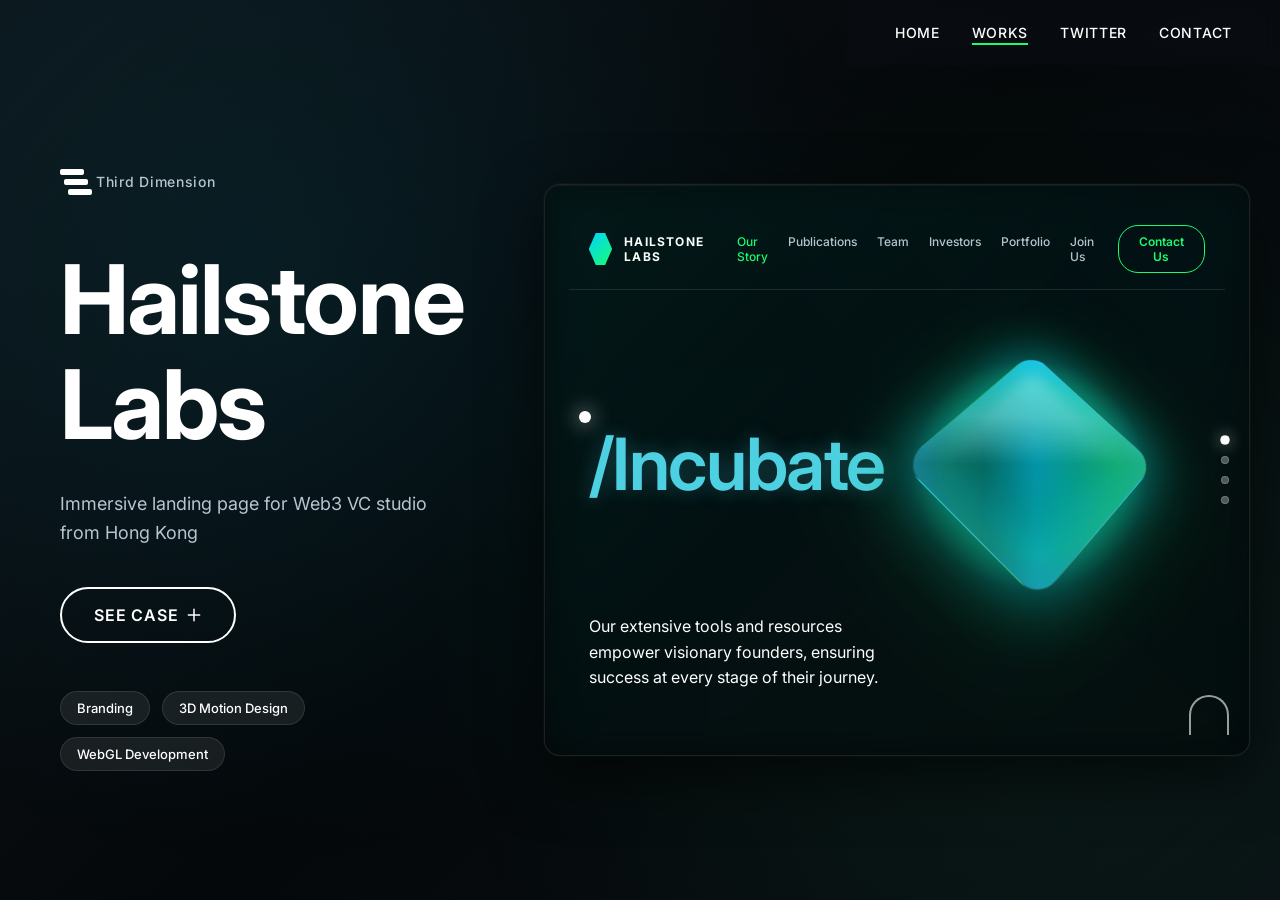
<file: portfolio.html>
<!DOCTYPE html>
<html lang="zh-CN">
<head>
  <meta charset="UTF-8">
  <meta name="viewport" content="width=device-width, initial-scale=1.0">
  <title>Portfolio - Hailstone Labs</title>
  <link rel="preconnect" href="https://fonts.googleapis.com">
  <link rel="preconnect" href="https://fonts.gstatic.com" crossorigin>
  <link href="https://fonts.googleapis.com/css2?family=Inter:wght@400;500;600;700&display=swap" rel="stylesheet">
  <link rel="stylesheet" href="portfolio.css">
</head>
<body>
  <!-- 顶部导航栏 -->
  <header class="main-nav">
    <nav class="nav-container">
      <a href="#" class="nav-link">HOME</a>
      <a href="#" class="nav-link active">WORKS</a>
      <a href="#" class="nav-link">TWITTER</a>
      <a href="#" class="nav-link">CONTACT</a>
    </nav>
  </header>

  <!-- 主内容区 -->
  <main class="portfolio-container">
    <!-- 左侧项目描述区 -->
    <div class="project-info">
      <!-- Logo -->
      <div class="brand-logo">
        <div class="logo-shapes">
          <div class="logo-rect"></div>
          <div class="logo-rect"></div>
          <div class="logo-rect"></div>
        </div>
        <span class="logo-text">Third Dimension</span>
      </div>

      <!-- 项目标题 -->
      <h1 class="project-title">Hailstone Labs</h1>

      <!-- 项目描述 -->
      <p class="project-description">
        Immersive landing page for Web3 VC studio from Hong Kong
      </p>

      <!-- CTA按钮 -->
      <a href="#" class="cta-button">
        SEE CASE
        <svg width="16" height="16" viewBox="0 0 16 16" fill="none">
          <path d="M4 4L12 12M12 4L4 12" stroke="currentColor" stroke-width="1.5" stroke-linecap="round"/>
        </svg>
      </a>

      <!-- 标签 -->
      <div class="project-tags">
        <span class="tag">Branding</span>
        <span class="tag">3D Motion Design</span>
        <span class="tag">WebGL Development</span>
      </div>
    </div>

    <!-- 右侧项目预览区 -->
    <div class="project-preview">
      <div class="preview-frame">
        <!-- 模拟的网站头部 -->
        <div class="preview-header">
          <div class="preview-logo">
            <div class="hexagon-logo"></div>
            <span class="preview-logo-text">HAILSTONE LABS</span>
          </div>
          <nav class="preview-nav">
            <a href="#" class="preview-nav-link active">Our Story</a>
            <a href="#" class="preview-nav-link">Publications</a>
            <a href="#" class="preview-nav-link">Team</a>
            <a href="#" class="preview-nav-link">Investors</a>
            <a href="#" class="preview-nav-link">Portfolio</a>
            <a href="#" class="preview-nav-link">Join Us</a>
          </nav>
          <button class="preview-contact-btn">Contact Us</button>
        </div>

        <!-- 主要内容区 -->
        <div class="preview-content">
          <div class="preview-main-section">
            <div class="preview-left-group">
              <div class="cursor-dot"></div>
              <h2 class="preview-title">/Incubate</h2>
            </div>
            <div class="preview-3d-object">
              <div class="crystal-3d"></div>
            </div>
            <p class="preview-text">
              Our extensive tools and resources empower visionary founders, ensuring success at every stage of their journey.
            </p>
          </div>
        </div>

        <!-- 右侧分页指示器 -->
        <div class="preview-pagination">
          <div class="pagination-dot active"></div>
          <div class="pagination-dot"></div>
          <div class="pagination-dot"></div>
          <div class="pagination-dot"></div>
        </div>

        <!-- 底部元素 -->
        <div class="preview-footer">
          <div class="footer-u-shape"></div>
        </div>
      </div>
    </div>
  </main>
</body>
</html>
</file>
<file: portfolio.css>
@import url("https://fonts.googleapis.com/css2?family=Inter:wght@400;500;600;700&display=swap");

* {
  margin: 0;
  padding: 0;
  box-sizing: border-box;
}

:root {
  --bg-dark: #0a0f14;
  --bg-darker: #05080a;
  --bg-teal-dark: #0d1419;
  --text-primary: #ffffff;
  --text-secondary: #b8c5d1;
  --accent-green: #1afc71;
  --accent-teal: #00d4ff;
  --accent-cyan: #4dd0e1;
  --border-color: rgba(255, 255, 255, 0.1);
}

body {
  font-family: "Inter", system-ui, -apple-system, sans-serif;
  background: linear-gradient(135deg, #0d1419 0%, #05080a 50%, #0a0f14 100%);
  color: var(--text-primary);
  min-height: 100vh;
  overflow-x: hidden;
  position: relative;
}

body::before {
  content: '';
  position: fixed;
  inset: 0;
  background: 
    radial-gradient(circle at 20% 30%, rgba(0, 212, 255, 0.08) 0%, transparent 50%),
    radial-gradient(circle at 80% 70%, rgba(26, 252, 113, 0.06) 0%, transparent 50%);
  pointer-events: none;
  z-index: 0;
}

/* 顶部导航栏 */
.main-nav {
  position: fixed;
  top: 0;
  right: 0;
  padding: 24px 48px;
  z-index: 1000;
  backdrop-filter: blur(10px);
  background: rgba(10, 15, 20, 0.5);
}

.nav-container {
  display: flex;
  gap: 32px;
  align-items: center;
}

.nav-link {
  color: var(--text-primary);
  text-decoration: none;
  font-size: 14px;
  font-weight: 500;
  letter-spacing: 0.05em;
  transition: opacity 0.3s ease;
  position: relative;
}

.nav-link:hover {
  opacity: 0.7;
}

.nav-link.active {
  opacity: 1;
}

.nav-link.active::after {
  content: '';
  position: absolute;
  bottom: -4px;
  left: 0;
  width: 100%;
  height: 2px;
  background: var(--accent-green);
}

/* 主容器 */
.portfolio-container {
  display: grid;
  grid-template-columns: 1fr 1fr;
  min-height: 100vh;
  padding: 120px 80px 80px;
  gap: 60px;
  max-width: 1800px;
  margin: 0 auto;
  position: relative;
  z-index: 1;
}

/* 左侧项目信息区 */
.project-info {
  display: flex;
  flex-direction: column;
  justify-content: center;
  gap: 32px;
  padding-right: 40px;
}

/* Logo */
.brand-logo {
  display: flex;
  align-items: center;
  gap: 12px;
  margin-bottom: 20px;
}

.logo-shapes {
  display: flex;
  flex-direction: column;
  gap: 4px;
}

.logo-rect {
  width: 24px;
  height: 6px;
  background: var(--text-primary);
  border-radius: 2px;
  transform: translateX(0);
}

.logo-rect:nth-child(2) {
  transform: translateX(4px);
}

.logo-rect:nth-child(3) {
  transform: translateX(8px);
}

.logo-text {
  font-size: 14px;
  font-weight: 500;
  color: var(--text-secondary);
  letter-spacing: 0.05em;
}

/* 项目标题 */
.project-title {
  font-size: clamp(48px, 8vw, 96px);
  font-weight: 700;
  line-height: 1.1;
  letter-spacing: -0.02em;
  color: var(--text-primary);
  margin: 0;
}

/* 项目描述 */
.project-description {
  font-size: 18px;
  line-height: 1.6;
  color: var(--text-secondary);
  max-width: 500px;
}

/* CTA按钮 */
.cta-button {
  display: inline-flex;
  align-items: center;
  gap: 8px;
  padding: 16px 32px;
  border: 2px solid var(--text-primary);
  border-radius: 50px;
  color: var(--text-primary);
  text-decoration: none;
  font-size: 16px;
  font-weight: 600;
  letter-spacing: 0.05em;
  transition: all 0.3s ease;
  width: fit-content;
  margin-top: 8px;
}

.cta-button:hover {
  background: var(--text-primary);
  color: var(--bg-dark);
  transform: translateY(-2px);
  box-shadow: 0 8px 24px rgba(255, 255, 255, 0.2);
}

.cta-button svg {
  transform: rotate(45deg);
}

/* 标签 */
.project-tags {
  display: flex;
  flex-wrap: wrap;
  gap: 12px;
  margin-top: 16px;
}

.tag {
  padding: 8px 16px;
  background: rgba(255, 255, 255, 0.08);
  border-radius: 20px;
  font-size: 13px;
  font-weight: 500;
  color: var(--text-primary);
  border: 1px solid rgba(255, 255, 255, 0.1);
}

/* 右侧预览区 */
.project-preview {
  display: flex;
  align-items: center;
  justify-content: center;
  position: relative;
}

.preview-frame {
  width: 100%;
  max-width: 800px;
  background: rgba(5, 8, 10, 0.9);
  border-radius: 16px;
  padding: 24px;
  border: 1px solid var(--border-color);
  box-shadow: 
    0 20px 60px rgba(0, 0, 0, 0.6),
    0 0 0 1px rgba(255, 255, 255, 0.03),
    inset 0 1px 0 rgba(255, 255, 255, 0.05);
  position: relative;
  overflow: hidden;
  backdrop-filter: blur(10px);
}

.preview-frame::before {
  content: '';
  position: absolute;
  inset: 0;
  background: 
    linear-gradient(135deg, rgba(26, 252, 113, 0.03) 0%, transparent 50%),
    linear-gradient(225deg, rgba(0, 212, 255, 0.02) 0%, transparent 50%);
  pointer-events: none;
  border-radius: 16px;
}

.preview-frame::after {
  content: '';
  position: absolute;
  inset: -2px;
  background: linear-gradient(135deg, rgba(0, 212, 255, 0.1) 0%, rgba(26, 252, 113, 0.05) 100%);
  border-radius: 18px;
  z-index: -1;
  opacity: 0.5;
  filter: blur(20px);
}

/* 预览头部 */
.preview-header {
  display: flex;
  align-items: center;
  justify-content: space-between;
  padding: 16px 20px;
  border-bottom: 1px solid var(--border-color);
  margin-bottom: 24px;
  gap: 24px;
}

.preview-logo {
  display: flex;
  align-items: center;
  gap: 12px;
}

.hexagon-logo {
  width: 32px;
  height: 32px;
  background: linear-gradient(135deg, var(--accent-teal), var(--accent-green));
  clip-path: polygon(30% 0%, 70% 0%, 100% 50%, 70% 100%, 30% 100%, 0% 50%);
}

.preview-logo-text {
  font-size: 12px;
  font-weight: 700;
  letter-spacing: 0.1em;
  color: var(--text-primary);
}

.preview-nav {
  display: flex;
  gap: 20px;
  flex: 1;
  justify-content: center;
}

.preview-nav-link {
  font-size: 12px;
  color: var(--text-secondary);
  text-decoration: none;
  transition: color 0.3s ease;
  font-weight: 500;
}

.preview-nav-link:hover {
  color: var(--text-primary);
}

.preview-nav-link.active {
  color: var(--accent-green);
}

.preview-contact-btn {
  padding: 8px 20px;
  border: 1px solid var(--accent-green);
  background: transparent;
  color: var(--accent-green);
  border-radius: 20px;
  font-size: 12px;
  font-weight: 600;
  cursor: pointer;
  transition: all 0.3s ease;
  font-family: inherit;
}

.preview-contact-btn:hover {
  background: var(--accent-green);
  color: var(--bg-dark);
}

/* 预览内容 */
.preview-content {
  padding: 40px 20px;
  min-height: 400px;
  position: relative;
}

.preview-main-section {
  display: flex;
  flex-direction: row;
  align-items: center;
  gap: 40px;
  position: relative;
  flex-wrap: wrap;
}

.preview-left-group {
  display: flex;
  flex-direction: column;
  gap: 16px;
  position: relative;
  flex-shrink: 0;
}

.preview-main-section > * {
  flex: 0 0 auto;
}

.cursor-dot {
  width: 12px;
  height: 12px;
  background: var(--text-primary);
  border-radius: 50%;
  box-shadow: 0 0 20px rgba(255, 255, 255, 0.8);
  animation: pulse 2s ease-in-out infinite;
  position: absolute;
  top: -10px;
  left: -10px;
}

@keyframes pulse {
  0%, 100% {
    opacity: 1;
    transform: scale(1);
  }
  50% {
    opacity: 0.7;
    transform: scale(1.2);
  }
}

.preview-title {
  font-size: clamp(48px, 6vw, 72px);
  font-weight: 600;
  color: var(--accent-cyan);
  letter-spacing: -0.02em;
  margin: 0;
  line-height: 1.2;
  text-shadow: 0 0 20px rgba(77, 208, 225, 0.3);
}

.preview-3d-object {
  position: relative;
  width: 220px;
  height: 220px;
  margin: 0;
  display: flex;
  align-items: center;
  justify-content: center;
  flex-shrink: 0;
}

.crystal-3d {
  width: 180px;
  height: 180px;
  background: 
    linear-gradient(135deg, rgba(0, 212, 255, 0.8) 0%, rgba(77, 208, 225, 0.6) 30%, transparent 50%),
    linear-gradient(225deg, rgba(26, 252, 113, 0.5) 0%, rgba(0, 212, 255, 0.4) 50%, transparent 70%),
    linear-gradient(45deg, rgba(0, 212, 255, 0.3) 0%, rgba(26, 252, 113, 0.2) 100%);
  border-radius: 24px;
  position: relative;
  transform: rotate(45deg) perspective(300px) rotateX(15deg) rotateY(-5deg);
  box-shadow: 
    0 0 60px rgba(0, 212, 255, 0.6),
    0 0 100px rgba(26, 252, 113, 0.4),
    0 20px 40px rgba(0, 0, 0, 0.3),
    inset 0 0 60px rgba(77, 208, 225, 0.4),
    inset -20px -20px 40px rgba(0, 212, 255, 0.2);
  animation: crystalFloat 4s ease-in-out infinite;
  filter: blur(0.3px);
  border: 1px solid rgba(255, 255, 255, 0.1);
}


.crystal-3d::after {
  content: '';
  position: absolute;
  inset: -30px;
  background: radial-gradient(circle, rgba(0, 212, 255, 0.25) 0%, rgba(26, 252, 113, 0.15) 50%, transparent 70%);
  border-radius: 50%;
  animation: crystalGlow 3s ease-in-out infinite;
  z-index: -1;
}

/* 添加更多3D细节 */
.crystal-3d {
  position: relative;
}

.crystal-3d::before {
  content: '';
  position: absolute;
  inset: 15px;
  background: linear-gradient(135deg, 
    rgba(255, 255, 255, 0.3) 0%,
    transparent 50%,
    rgba(0, 212, 255, 0.2) 100%);
  border-radius: 15px;
  filter: blur(8px);
  z-index: 1;
  pointer-events: none;
}

@keyframes crystalFloat {
  0%, 100% {
    transform: rotate(45deg) translateY(0);
  }
  50% {
    transform: rotate(45deg) translateY(-10px);
  }
}

@keyframes crystalGlow {
  0%, 100% {
    opacity: 0.5;
    transform: scale(1);
  }
  50% {
    opacity: 1;
    transform: scale(1.1);
  }
}

.preview-text {
  font-size: 16px;
  line-height: 1.6;
  color: var(--text-primary);
  max-width: 300px;
  margin: 0;
  flex: 1;
  min-width: 250px;
}

/* 分页指示器 */
.preview-pagination {
  position: absolute;
  right: 20px;
  top: 50%;
  transform: translateY(-50%);
  display: flex;
  flex-direction: column;
  gap: 12px;
}

.pagination-dot {
  width: 8px;
  height: 8px;
  border-radius: 50%;
  background: rgba(255, 255, 255, 0.3);
  border: 1px solid rgba(255, 255, 255, 0.2);
  transition: all 0.3s ease;
}

.pagination-dot.active {
  background: var(--text-primary);
  box-shadow: 0 0 12px rgba(255, 255, 255, 0.6);
  transform: scale(1.2);
}

/* 底部元素 */
.preview-footer {
  position: absolute;
  bottom: 20px;
  right: 20px;
}

.footer-u-shape {
  width: 40px;
  height: 40px;
  border: 2px solid var(--text-primary);
  border-bottom: none;
  border-radius: 20px 20px 0 0;
  opacity: 0.6;
}

/* 响应式设计 */
@media (max-width: 1400px) {
  .portfolio-container {
    padding: 120px 60px 80px;
    gap: 40px;
  }
}

@media (max-width: 1024px) {
  .portfolio-container {
    grid-template-columns: 1fr;
    padding: 100px 40px 60px;
    gap: 60px;
  }

  .project-info {
    padding-right: 0;
    text-align: center;
    align-items: center;
  }

  .preview-nav {
    display: none;
  }

  .preview-header {
    justify-content: space-between;
  }
}

@media (max-width: 768px) {
  .main-nav {
    padding: 16px 24px;
  }

  .nav-container {
    gap: 20px;
  }

  .nav-link {
    font-size: 12px;
  }

  .portfolio-container {
    padding: 80px 24px 40px;
  }

  .project-title {
    font-size: 48px;
  }

  .preview-frame {
    padding: 16px;
  }

  .preview-content {
    padding: 24px 12px;
    min-height: 300px;
  }

  .preview-title {
    font-size: 36px;
  }

  .crystal-3d {
    width: 120px;
    height: 120px;
  }
}

@media (max-width: 480px) {
  .nav-container {
    gap: 12px;
  }

  .nav-link {
    font-size: 11px;
  }

  .project-title {
    font-size: 36px;
  }

  .project-description {
    font-size: 16px;
  }

  .cta-button {
    padding: 12px 24px;
    font-size: 14px;
  }
}
</file>
